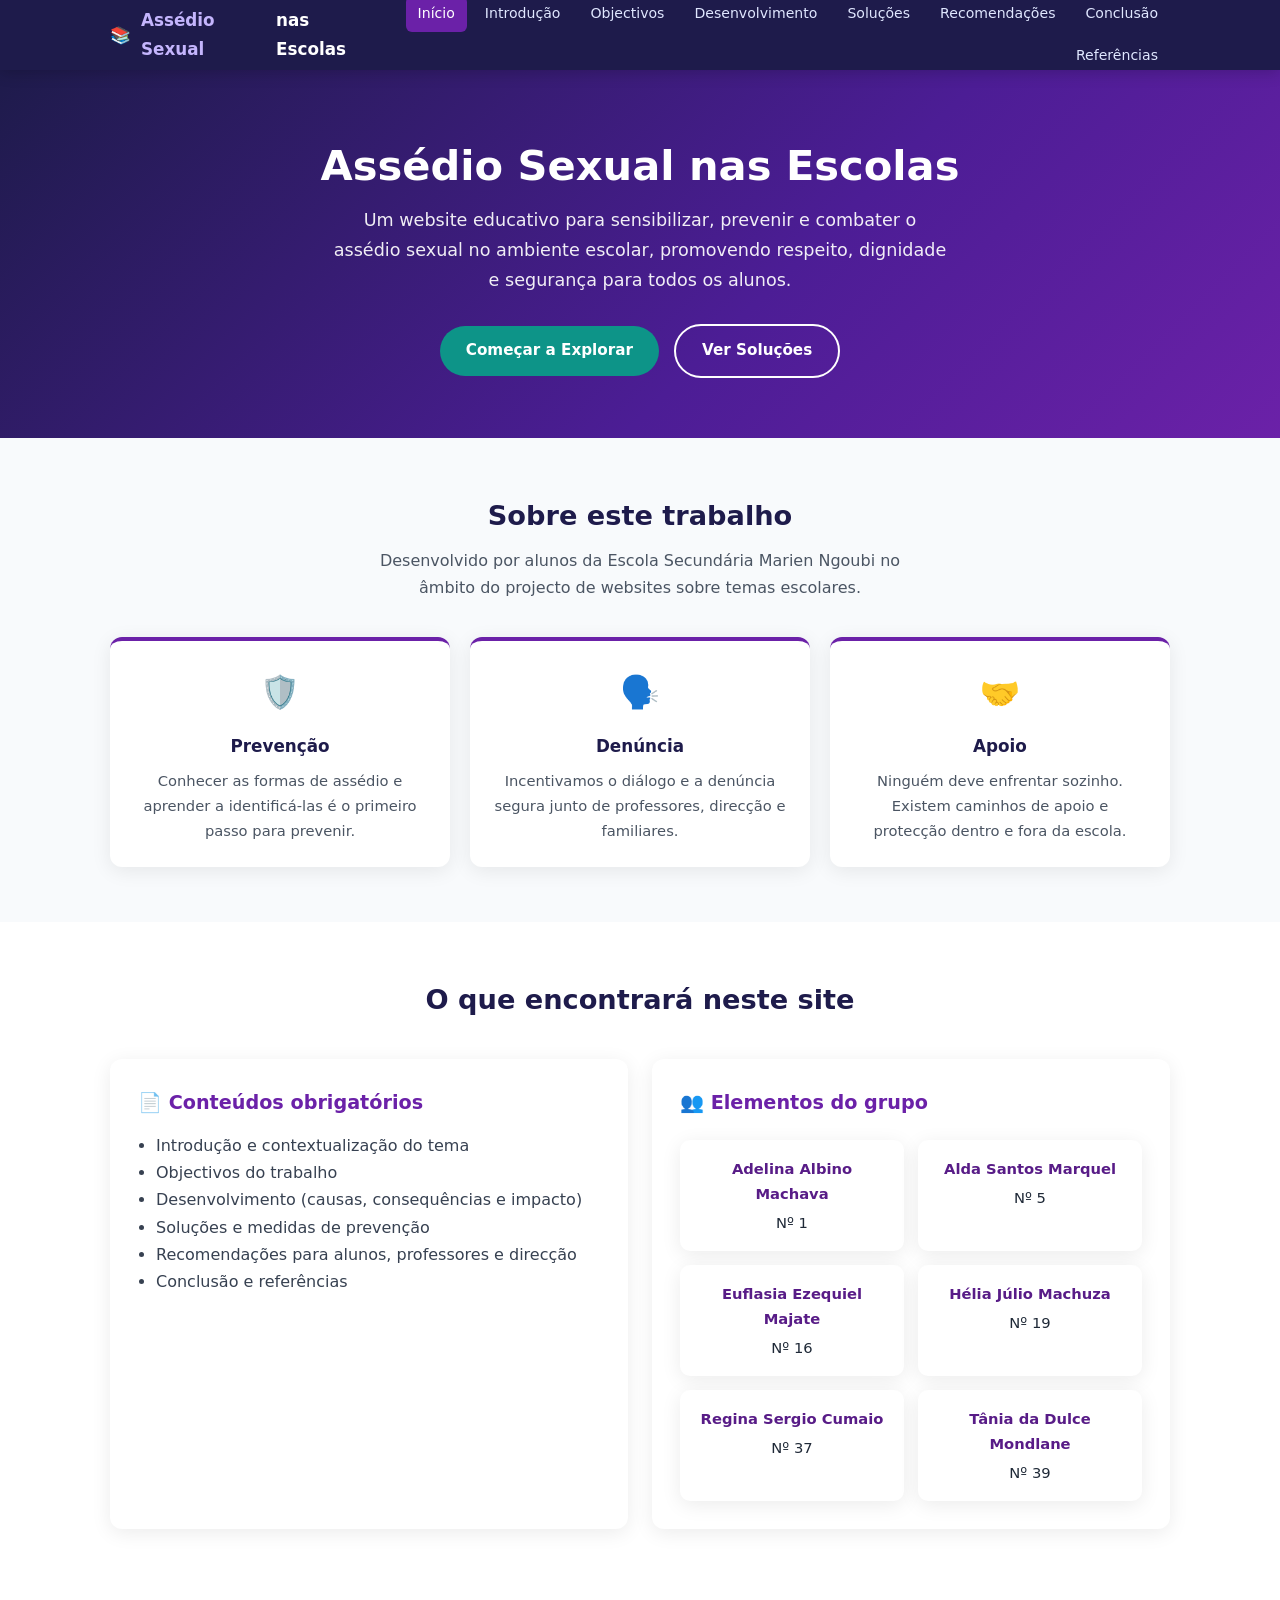
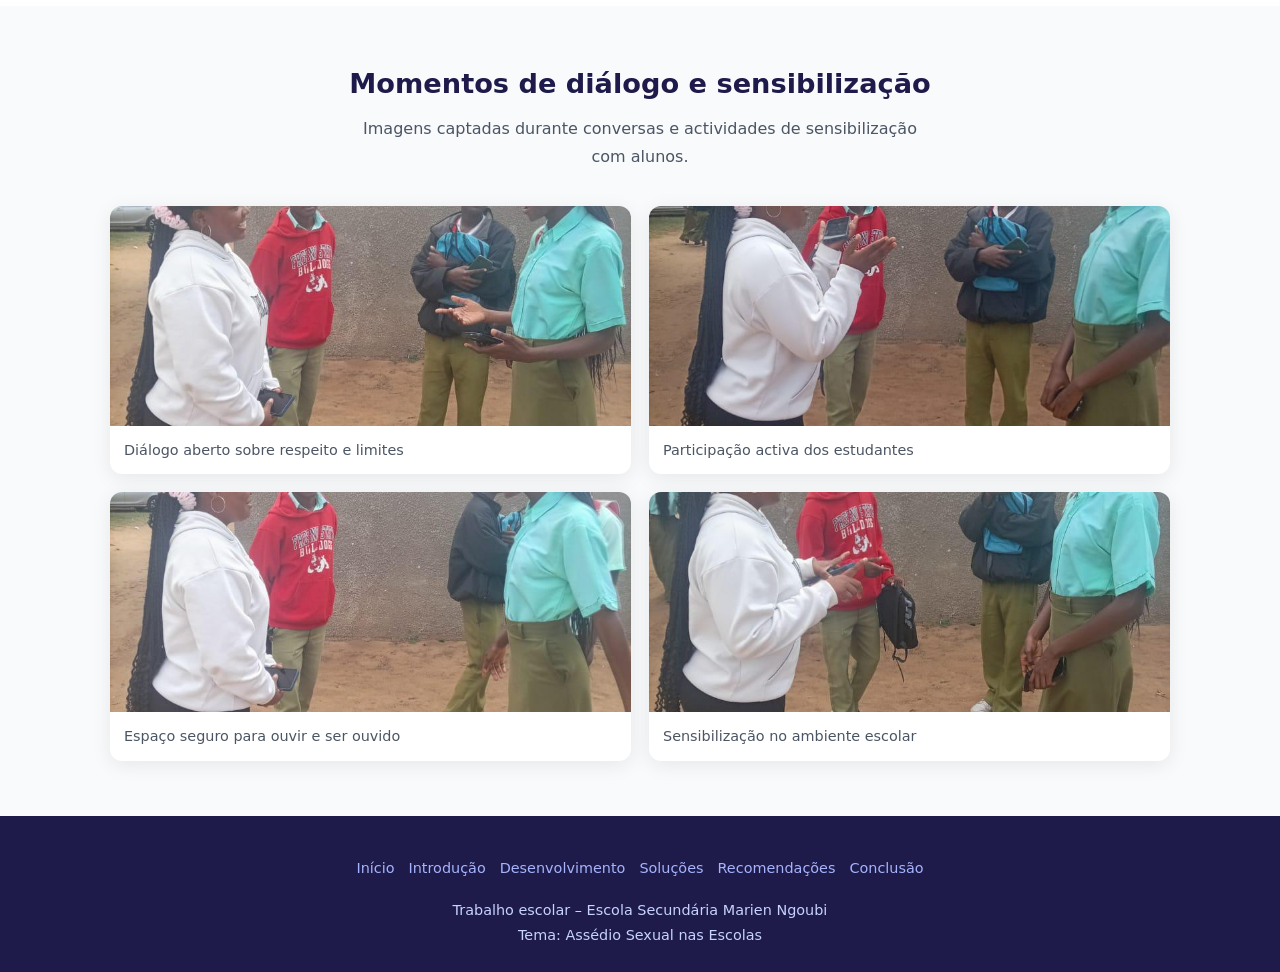
<file: index.html>
<!DOCTYPE html>
<html lang="pt">
<head>
  <meta charset="UTF-8">
  <meta name="viewport" content="width=device-width, initial-scale=1.0">
  <title>Assédio Sexual nas Escolas | Trabalho Escolar</title>
  <link rel="stylesheet" href="style.css">
</head>
<body>
  <header class="header">
    <div class="container navbar">
      <a href="index.html" class="logo">📚 <span>Assédio Sexual</span> nas Escolas</a>
      <button class="menu-toggle" id="menu-toggle" aria-label="Menu">☰</button>
      <nav class="nav-menu" id="nav-menu">
        <a href="index.html" class="active">Início</a>
        <a href="introducao.html">Introdução</a>
        <a href="objectivos.html">Objectivos</a>
        <a href="desenvolvimento.html">Desenvolvimento</a>
        <a href="solucoes.html">Soluções</a>
        <a href="recomendacoes.html">Recomendações</a>
        <a href="conclusao.html">Conclusão</a>
        <a href="referencias.html">Referências</a>
      </nav>
    </div>
  </header>

  <section class="hero">
    <div class="container">
      <h1>Assédio Sexual nas Escolas</h1>
      <p>Um website educativo para sensibilizar, prevenir e combater o assédio sexual no ambiente escolar, promovendo respeito, dignidade e segurança para todos os alunos.</p>
      <a href="introducao.html" class="btn">Começar a Explorar</a>
      <a href="solucoes.html" class="btn btn-outline">Ver Soluções</a>
    </div>
  </section>

  <section>
    <div class="container">
      <div class="section-title">
        <h2>Sobre este trabalho</h2>
        <p>Desenvolvido por alunos da Escola Secundária Marien Ngoubi no âmbito do projecto de websites sobre temas escolares.</p>
      </div>

      <div class="grid-3">
        <div class="feature-box">
          <div class="icon">🛡️</div>
          <h3>Prevenção</h3>
          <p>Conhecer as formas de assédio e aprender a identificá-las é o primeiro passo para prevenir.</p>
        </div>
        <div class="feature-box">
          <div class="icon">🗣️</div>
          <h3>Denúncia</h3>
          <p>Incentivamos o diálogo e a denúncia segura junto de professores, direcção e familiares.</p>
        </div>
        <div class="feature-box">
          <div class="icon">🤝</div>
          <h3>Apoio</h3>
          <p>Ninguém deve enfrentar sozinho. Existem caminhos de apoio e protecção dentro e fora da escola.</p>
        </div>
      </div>
    </div>
  </section>

  <section style="background: white;">
    <div class="container">
      <div class="section-title">
        <h2>O que encontrará neste site</h2>
      </div>
      <div class="grid-2">
        <div class="card">
          <h3>📄 Conteúdos obrigatórios</h3>
          <ul style="margin-left: 18px; list-style: disc; color: #374151;">
            <li>Introdução e contextualização do tema</li>
            <li>Objectivos do trabalho</li>
            <li>Desenvolvimento (causas, consequências e impacto)</li>
            <li>Soluções e medidas de prevenção</li>
            <li>Recomendações para alunos, professores e direcção</li>
            <li>Conclusão e referências</li>
          </ul>
        </div>
        <div class="card">
          <h3>👥 Elementos do grupo</h3>
          <div class="members">
            <div class="member"><strong>Adelina Albino Machava</strong> Nº 1</div>
            <div class="member"><strong>Alda Santos Marquel</strong> Nº 5</div>
            <div class="member"><strong>Euflasia Ezequiel Majate</strong> Nº 16</div>
            <div class="member"><strong>Hélia Júlio Machuza</strong> Nº 19</div>
            <div class="member"><strong>Regina Sergio Cumaio</strong> Nº 37</div>
            <div class="member"><strong>Tânia da Dulce Mondlane</strong> Nº 39</div>
          </div>
        </div>
      </div>
    </div>
  </section>

  <section>
    <div class="container">
      <div class="section-title">
        <h2>Momentos de diálogo e sensibilização</h2>
        <p>Imagens captadas durante conversas e actividades de sensibilização com alunos.</p>
      </div>
      <div class="gallery-grid">
        <div class="gallery-item">
          <img src="foto1.jpg" alt="Conversa de sensibilização entre alunos e orientadora">
          <p>Diálogo aberto sobre respeito e limites</p>
        </div>
        <div class="gallery-item">
          <img src="foto2.jpg" alt="Alunos a participar numa conversa educativa">
          <p>Participação activa dos estudantes</p>
        </div>
        <div class="gallery-item">
          <img src="foto3.jpg" alt="Momento de partilha e escuta">
          <p>Espaço seguro para ouvir e ser ouvido</p>
        </div>
        <div class="gallery-item">
          <img src="foto4.jpg" alt="Conversa educativa no pátio da escola">
          <p>Sensibilização no ambiente escolar</p>
        </div>
      </div>
    </div>
  </section>

  <footer class="footer">
    <div class="container">
      <div class="footer-links">
        <a href="index.html">Início</a>
        <a href="introducao.html">Introdução</a>
        <a href="desenvolvimento.html">Desenvolvimento</a>
        <a href="solucoes.html">Soluções</a>
        <a href="recomendacoes.html">Recomendações</a>
        <a href="conclusao.html">Conclusão</a>
      </div>
      <p>Trabalho escolar – Escola Secundária Marien Ngoubi<br>
      Tema: Assédio Sexual nas Escolas</p>
    </div>
  </footer>

  <script src="main.js"></script>
</body>
</html>
</file>
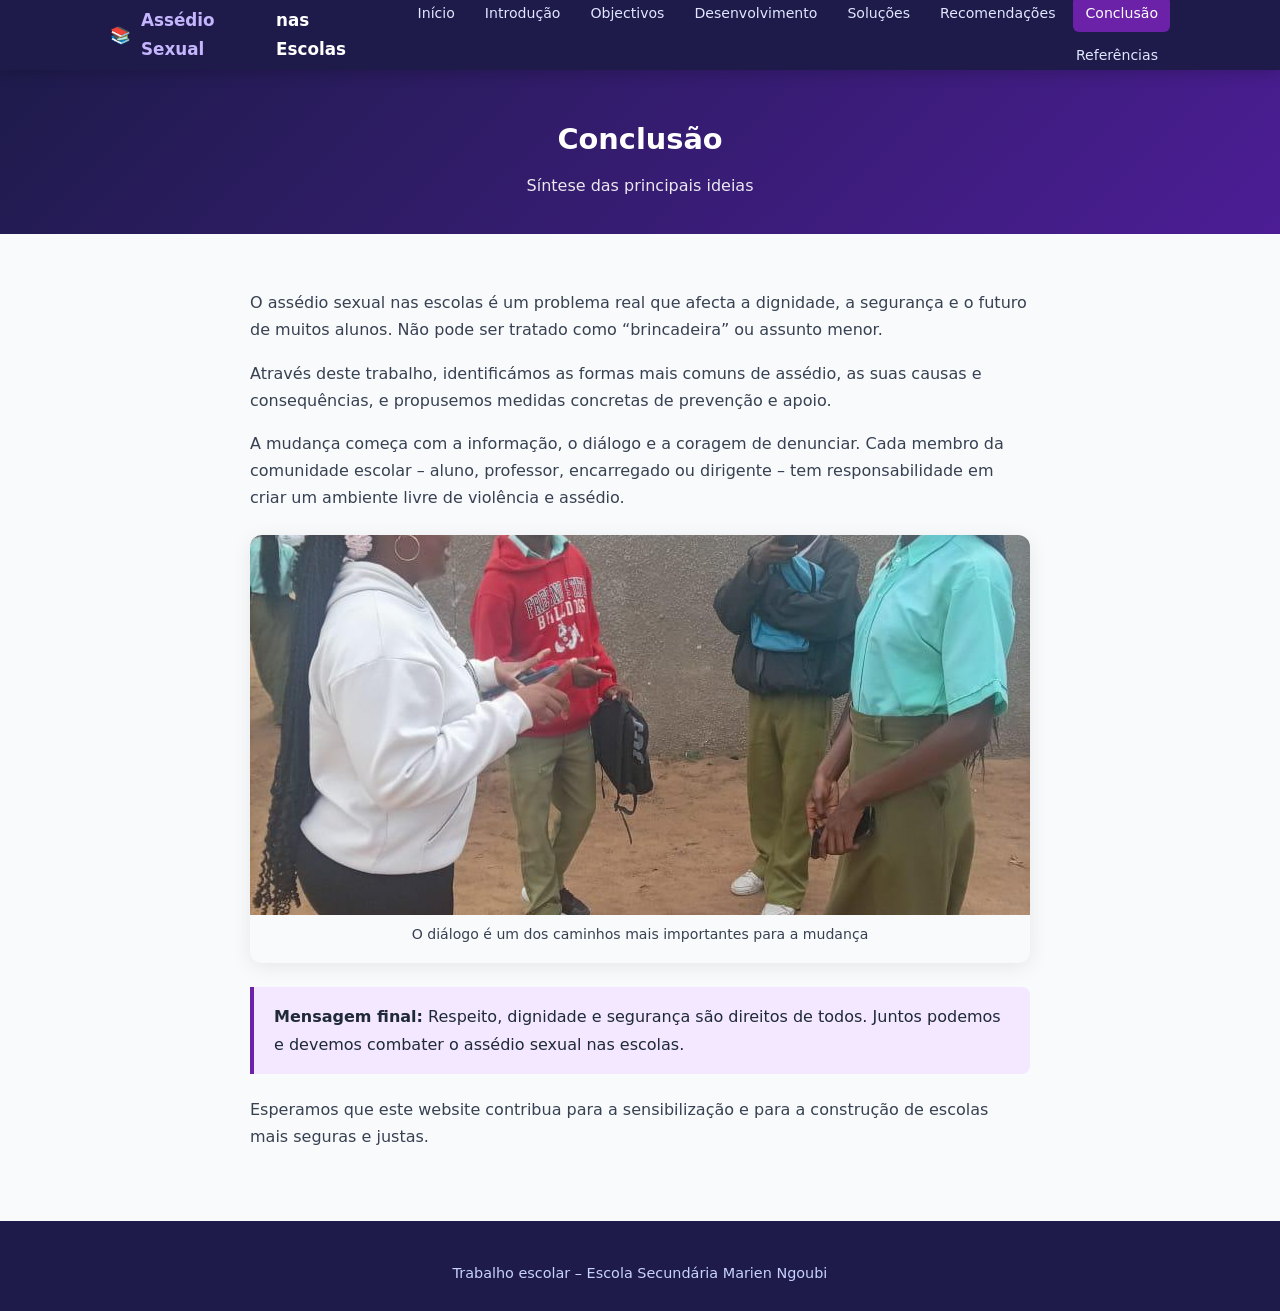
<file: conclusao.html>
<!DOCTYPE html>
<html lang="pt">
<head>
  <meta charset="UTF-8">
  <meta name="viewport" content="width=device-width, initial-scale=1.0">
  <title>Conclusão | Assédio Sexual nas Escolas</title>
  <link rel="stylesheet" href="style.css">
</head>
<body>
  <header class="header">
    <div class="container navbar">
      <a href="index.html" class="logo">📚 <span>Assédio Sexual</span> nas Escolas</a>
      <button class="menu-toggle" id="menu-toggle">☰</button>
      <nav class="nav-menu" id="nav-menu">
        <a href="index.html">Início</a>
        <a href="introducao.html">Introdução</a>
        <a href="objectivos.html">Objectivos</a>
        <a href="desenvolvimento.html">Desenvolvimento</a>
        <a href="solucoes.html">Soluções</a>
        <a href="recomendacoes.html">Recomendações</a>
        <a href="conclusao.html" class="active">Conclusão</a>
        <a href="referencias.html">Referências</a>
      </nav>
    </div>
  </header>
  <div class="page-header">
    <div class="container"><h1>Conclusão</h1><p>Síntese das principais ideias</p></div>
  </div>
  <section>
    <div class="container content">
      <p>O assédio sexual nas escolas é um problema real que afecta a dignidade, a segurança e o futuro de muitos alunos. Não pode ser tratado como “brincadeira” ou assunto menor.</p>
      <p>Através deste trabalho, identificámos as formas mais comuns de assédio, as suas causas e consequências, e propusemos medidas concretas de prevenção e apoio.</p>
      <p>A mudança começa com a informação, o diálogo e a coragem de denunciar. Cada membro da comunidade escolar – aluno, professor, encarregado ou dirigente – tem responsabilidade em criar um ambiente livre de violência e assédio.</p>
      <div class="img-block">
        <img src="foto4.jpg" alt="Conversa de sensibilização">
        <p class="img-caption">O diálogo é um dos caminhos mais importantes para a mudança</p>
      </div>
      <div class="highlight">
        <strong>Mensagem final:</strong> Respeito, dignidade e segurança são direitos de todos. Juntos podemos e devemos combater o assédio sexual nas escolas.
      </div>
      <p>Esperamos que este website contribua para a sensibilização e para a construção de escolas mais seguras e justas.</p>
    </div>
  </section>
  <footer class="footer"><div class="container"><p>Trabalho escolar – Escola Secundária Marien Ngoubi</p></div></footer>
  <script src="main.js"></script>
</body>
</html>
</file>
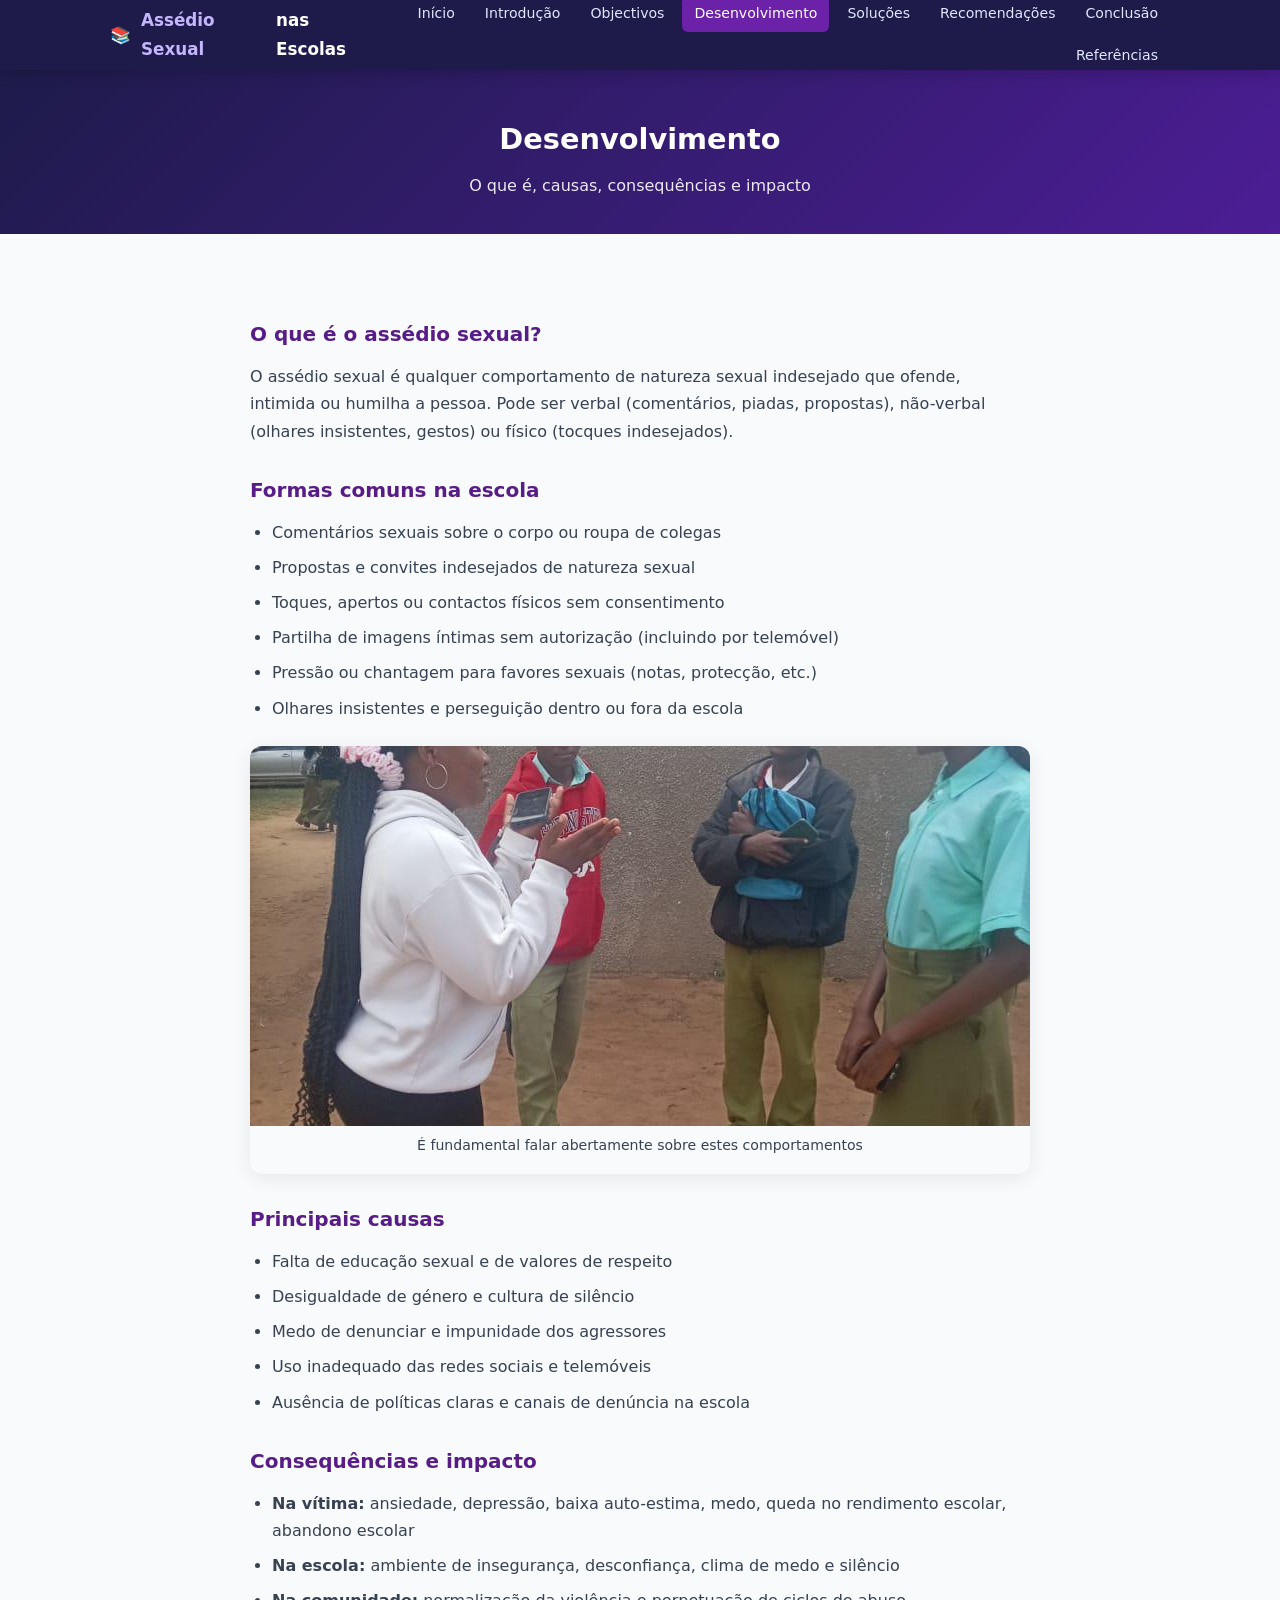
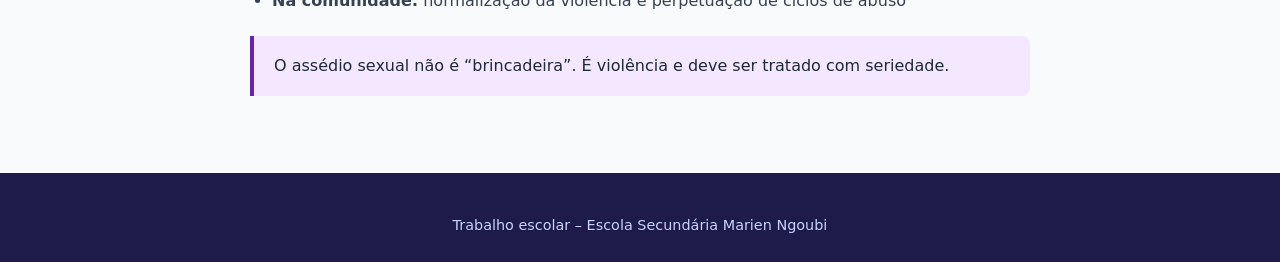
<file: desenvolvimento.html>
<!DOCTYPE html>
<html lang="pt">
<head>
  <meta charset="UTF-8">
  <meta name="viewport" content="width=device-width, initial-scale=1.0">
  <title>Desenvolvimento | Assédio Sexual nas Escolas</title>
  <link rel="stylesheet" href="style.css">
</head>
<body>
  <header class="header">
    <div class="container navbar">
      <a href="index.html" class="logo">📚 <span>Assédio Sexual</span> nas Escolas</a>
      <button class="menu-toggle" id="menu-toggle">☰</button>
      <nav class="nav-menu" id="nav-menu">
        <a href="index.html">Início</a>
        <a href="introducao.html">Introdução</a>
        <a href="objectivos.html">Objectivos</a>
        <a href="desenvolvimento.html" class="active">Desenvolvimento</a>
        <a href="solucoes.html">Soluções</a>
        <a href="recomendacoes.html">Recomendações</a>
        <a href="conclusao.html">Conclusão</a>
        <a href="referencias.html">Referências</a>
      </nav>
    </div>
  </header>
  <div class="page-header">
    <div class="container"><h1>Desenvolvimento</h1><p>O que é, causas, consequências e impacto</p></div>
  </div>
  <section>
    <div class="container content">
      <h3>O que é o assédio sexual?</h3>
      <p>O assédio sexual é qualquer comportamento de natureza sexual indesejado que ofende, intimida ou humilha a pessoa. Pode ser verbal (comentários, piadas, propostas), não-verbal (olhares insistentes, gestos) ou físico (tocques indesejados).</p>
      <h3>Formas comuns na escola</h3>
      <ul>
        <li>Comentários sexuais sobre o corpo ou roupa de colegas</li>
        <li>Propostas e convites indesejados de natureza sexual</li>
        <li>Toques, apertos ou contactos físicos sem consentimento</li>
        <li>Partilha de imagens íntimas sem autorização (incluindo por telemóvel)</li>
        <li>Pressão ou chantagem para favores sexuais (notas, protecção, etc.)</li>
        <li>Olhares insistentes e perseguição dentro ou fora da escola</li>
      </ul>
      <div class="img-block">
        <img src="foto2.jpg" alt="Conversa educativa">
        <p class="img-caption">É fundamental falar abertamente sobre estes comportamentos</p>
      </div>
      <h3>Principais causas</h3>
      <ul>
        <li>Falta de educação sexual e de valores de respeito</li>
        <li>Desigualdade de género e cultura de silêncio</li>
        <li>Medo de denunciar e impunidade dos agressores</li>
        <li>Uso inadequado das redes sociais e telemóveis</li>
        <li>Ausência de políticas claras e canais de denúncia na escola</li>
      </ul>
      <h3>Consequências e impacto</h3>
      <ul>
        <li><strong>Na vítima:</strong> ansiedade, depressão, baixa auto-estima, medo, queda no rendimento escolar, abandono escolar</li>
        <li><strong>Na escola:</strong> ambiente de insegurança, desconfiança, clima de medo e silêncio</li>
        <li><strong>Na comunidade:</strong> normalização da violência e perpetuação de ciclos de abuso</li>
      </ul>
      <div class="highlight">O assédio sexual não é “brincadeira”. É violência e deve ser tratado com seriedade.</div>
    </div>
  </section>
  <footer class="footer"><div class="container"><p>Trabalho escolar – Escola Secundária Marien Ngoubi</p></div></footer>
  <script src="main.js"></script>
</body>
</html>
</file>
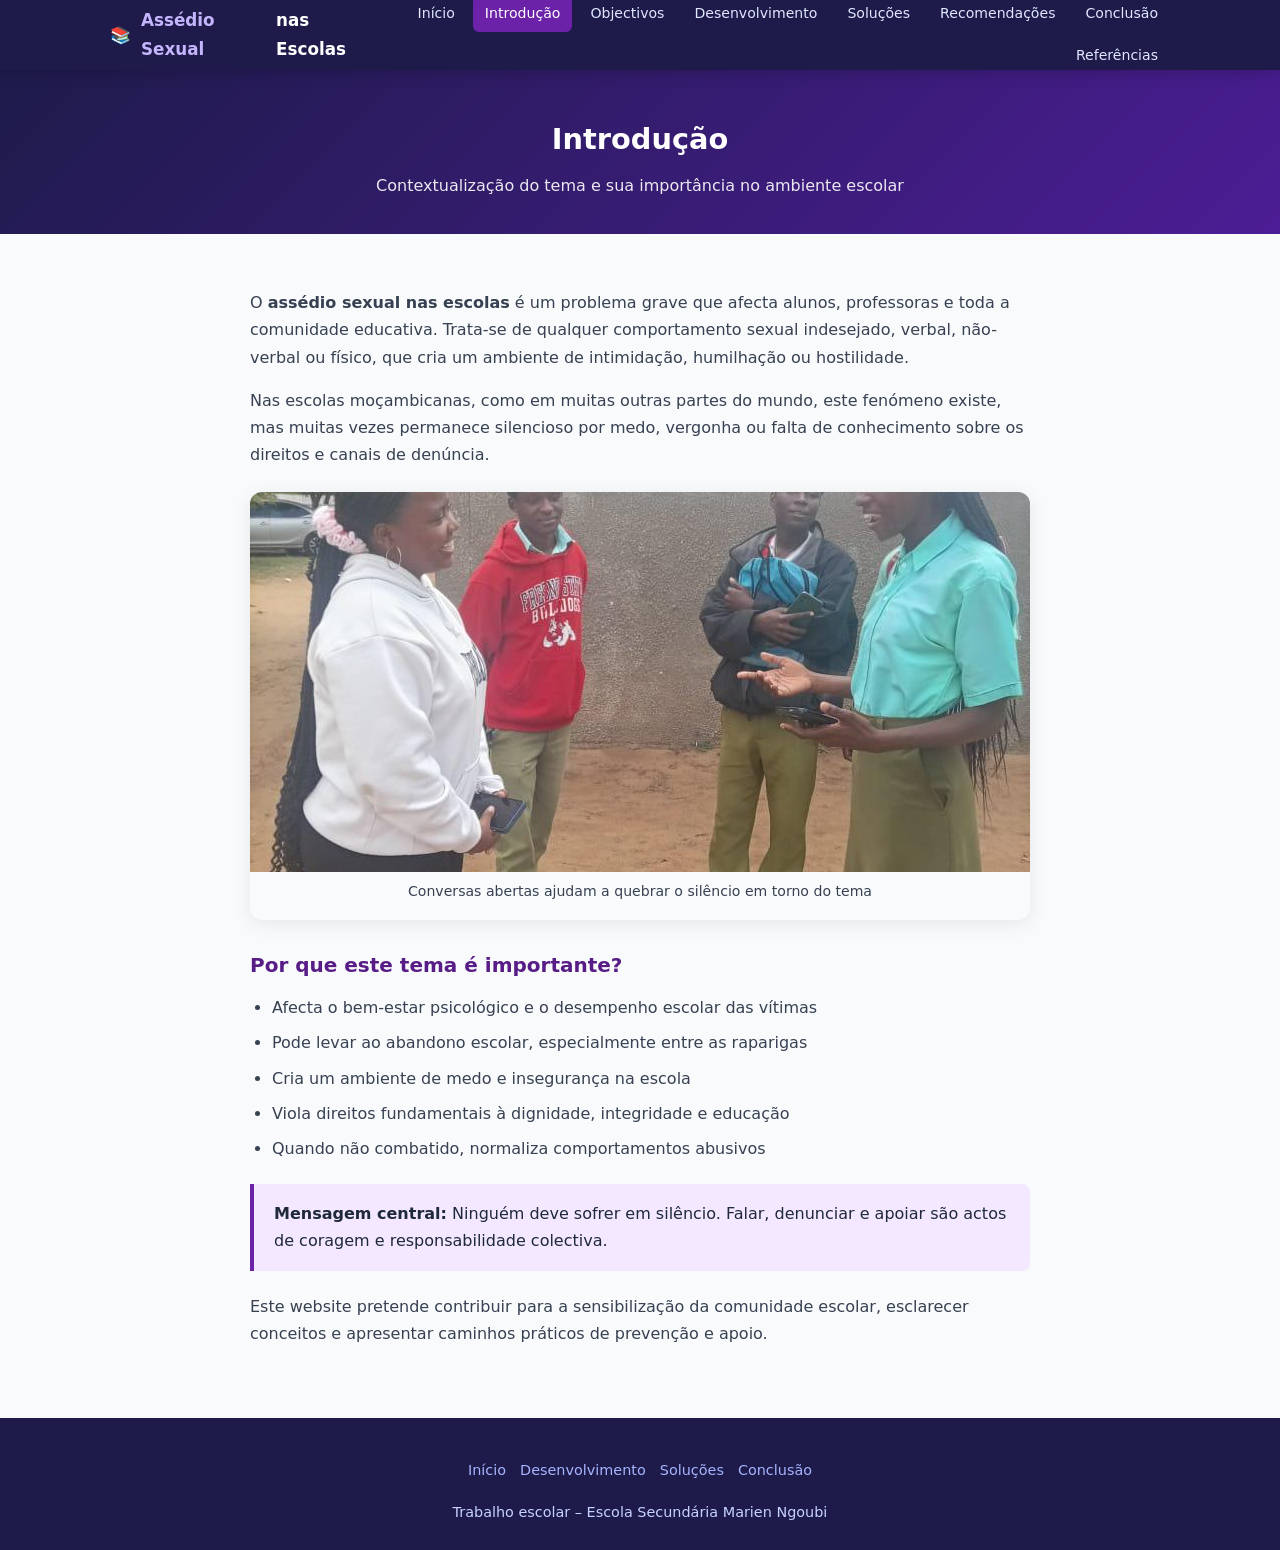
<file: introducao.html>
<!DOCTYPE html>
<html lang="pt">
<head>
  <meta charset="UTF-8">
  <meta name="viewport" content="width=device-width, initial-scale=1.0">
  <title>Introdução | Assédio Sexual nas Escolas</title>
  <link rel="stylesheet" href="style.css">
</head>
<body>
  <header class="header">
    <div class="container navbar">
      <a href="index.html" class="logo">📚 <span>Assédio Sexual</span> nas Escolas</a>
      <button class="menu-toggle" id="menu-toggle">☰</button>
      <nav class="nav-menu" id="nav-menu">
        <a href="index.html">Início</a>
        <a href="introducao.html" class="active">Introdução</a>
        <a href="objectivos.html">Objectivos</a>
        <a href="desenvolvimento.html">Desenvolvimento</a>
        <a href="solucoes.html">Soluções</a>
        <a href="recomendacoes.html">Recomendações</a>
        <a href="conclusao.html">Conclusão</a>
        <a href="referencias.html">Referências</a>
      </nav>
    </div>
  </header>

  <div class="page-header">
    <div class="container">
      <h1>Introdução</h1>
      <p>Contextualização do tema e sua importância no ambiente escolar</p>
    </div>
  </div>

  <section>
    <div class="container content">
      <p>O <strong>assédio sexual nas escolas</strong> é um problema grave que afecta alunos, professoras e toda a comunidade educativa. Trata-se de qualquer comportamento sexual indesejado, verbal, não-verbal ou físico, que cria um ambiente de intimidação, humilhação ou hostilidade.</p>

      <p>Nas escolas moçambicanas, como em muitas outras partes do mundo, este fenómeno existe, mas muitas vezes permanece silencioso por medo, vergonha ou falta de conhecimento sobre os direitos e canais de denúncia.</p>

      <div class="img-block">
        <img src="foto1.jpg" alt="Diálogo de sensibilização">
        <p class="img-caption">Conversas abertas ajudam a quebrar o silêncio em torno do tema</p>
      </div>

      <h3>Por que este tema é importante?</h3>
      <ul>
        <li>Afecta o bem-estar psicológico e o desempenho escolar das vítimas</li>
        <li>Pode levar ao abandono escolar, especialmente entre as raparigas</li>
        <li>Cria um ambiente de medo e insegurança na escola</li>
        <li>Viola direitos fundamentais à dignidade, integridade e educação</li>
        <li>Quando não combatido, normaliza comportamentos abusivos</li>
      </ul>

      <div class="highlight">
        <strong>Mensagem central:</strong> Ninguém deve sofrer em silêncio. Falar, denunciar e apoiar são actos de coragem e responsabilidade colectiva.
      </div>

      <p>Este website pretende contribuir para a sensibilização da comunidade escolar, esclarecer conceitos e apresentar caminhos práticos de prevenção e apoio.</p>
    </div>
  </section>

  <footer class="footer">
    <div class="container">
      <div class="footer-links">
        <a href="index.html">Início</a>
        <a href="desenvolvimento.html">Desenvolvimento</a>
        <a href="solucoes.html">Soluções</a>
        <a href="conclusao.html">Conclusão</a>
      </div>
      <p>Trabalho escolar – Escola Secundária Marien Ngoubi</p>
    </div>
  </footer>
  <script src="main.js"></script>
</body>
</html>
</file>
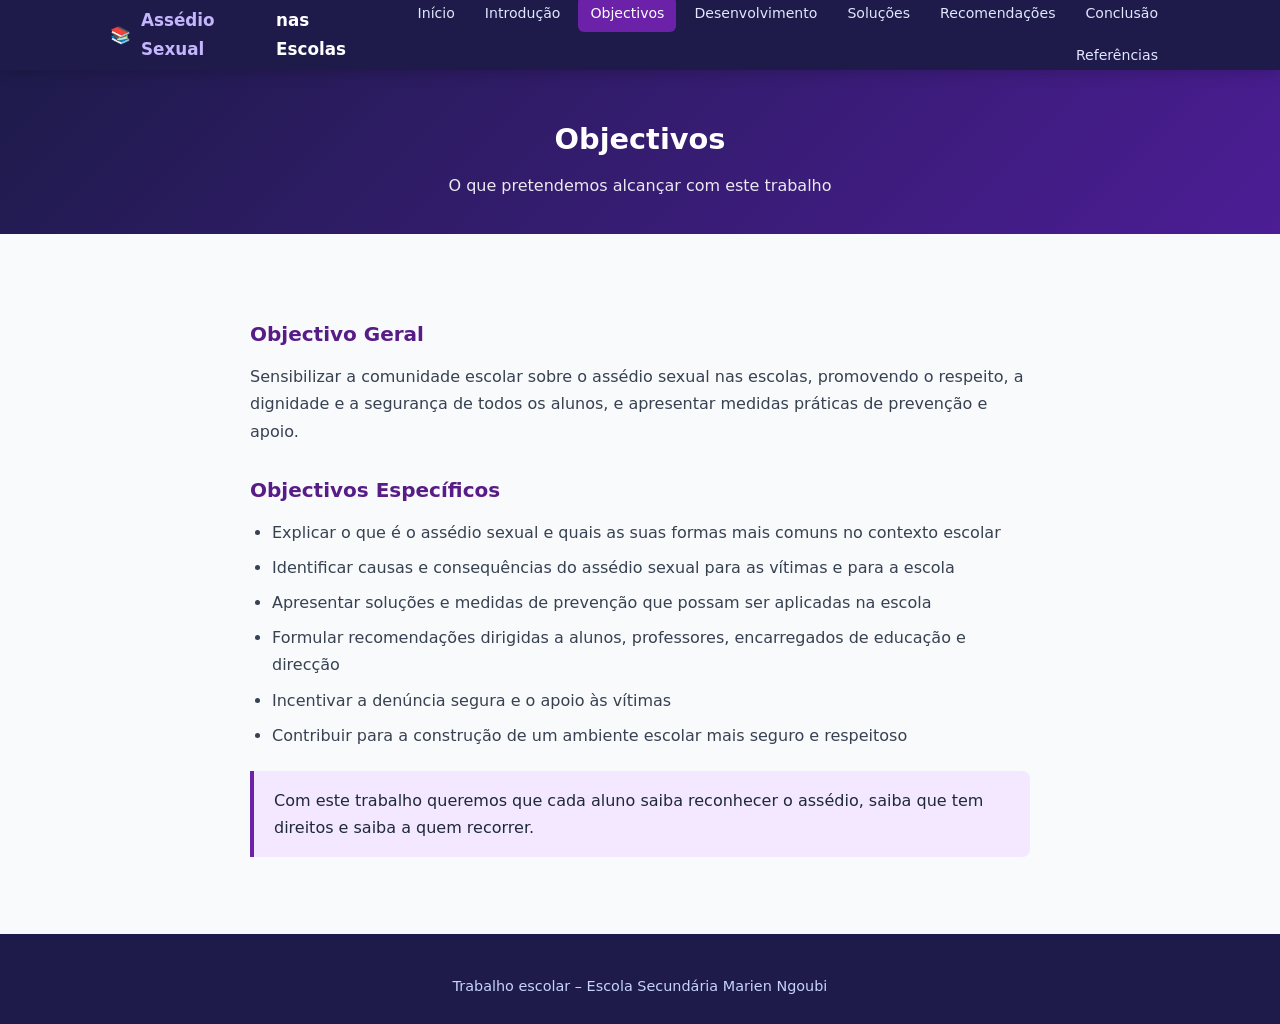
<file: objectivos.html>
<!DOCTYPE html>
<html lang="pt">
<head>
  <meta charset="UTF-8">
  <meta name="viewport" content="width=device-width, initial-scale=1.0">
  <title>Objectivos | Assédio Sexual nas Escolas</title>
  <link rel="stylesheet" href="style.css">
</head>
<body>
  <header class="header">
    <div class="container navbar">
      <a href="index.html" class="logo">📚 <span>Assédio Sexual</span> nas Escolas</a>
      <button class="menu-toggle" id="menu-toggle">☰</button>
      <nav class="nav-menu" id="nav-menu">
        <a href="index.html">Início</a>
        <a href="introducao.html">Introdução</a>
        <a href="objectivos.html" class="active">Objectivos</a>
        <a href="desenvolvimento.html">Desenvolvimento</a>
        <a href="solucoes.html">Soluções</a>
        <a href="recomendacoes.html">Recomendações</a>
        <a href="conclusao.html">Conclusão</a>
        <a href="referencias.html">Referências</a>
      </nav>
    </div>
  </header>
  <div class="page-header">
    <div class="container"><h1>Objectivos</h1><p>O que pretendemos alcançar com este trabalho</p></div>
  </div>
  <section>
    <div class="container content">
      <h3>Objectivo Geral</h3>
      <p>Sensibilizar a comunidade escolar sobre o assédio sexual nas escolas, promovendo o respeito, a dignidade e a segurança de todos os alunos, e apresentar medidas práticas de prevenção e apoio.</p>
      <h3>Objectivos Específicos</h3>
      <ul>
        <li>Explicar o que é o assédio sexual e quais as suas formas mais comuns no contexto escolar</li>
        <li>Identificar causas e consequências do assédio sexual para as vítimas e para a escola</li>
        <li>Apresentar soluções e medidas de prevenção que possam ser aplicadas na escola</li>
        <li>Formular recomendações dirigidas a alunos, professores, encarregados de educação e direcção</li>
        <li>Incentivar a denúncia segura e o apoio às vítimas</li>
        <li>Contribuir para a construção de um ambiente escolar mais seguro e respeitoso</li>
      </ul>
      <div class="highlight">Com este trabalho queremos que cada aluno saiba reconhecer o assédio, saiba que tem direitos e saiba a quem recorrer.</div>
    </div>
  </section>
  <footer class="footer"><div class="container"><p>Trabalho escolar – Escola Secundária Marien Ngoubi</p></div></footer>
  <script src="main.js"></script>
</body>
</html>
</file>
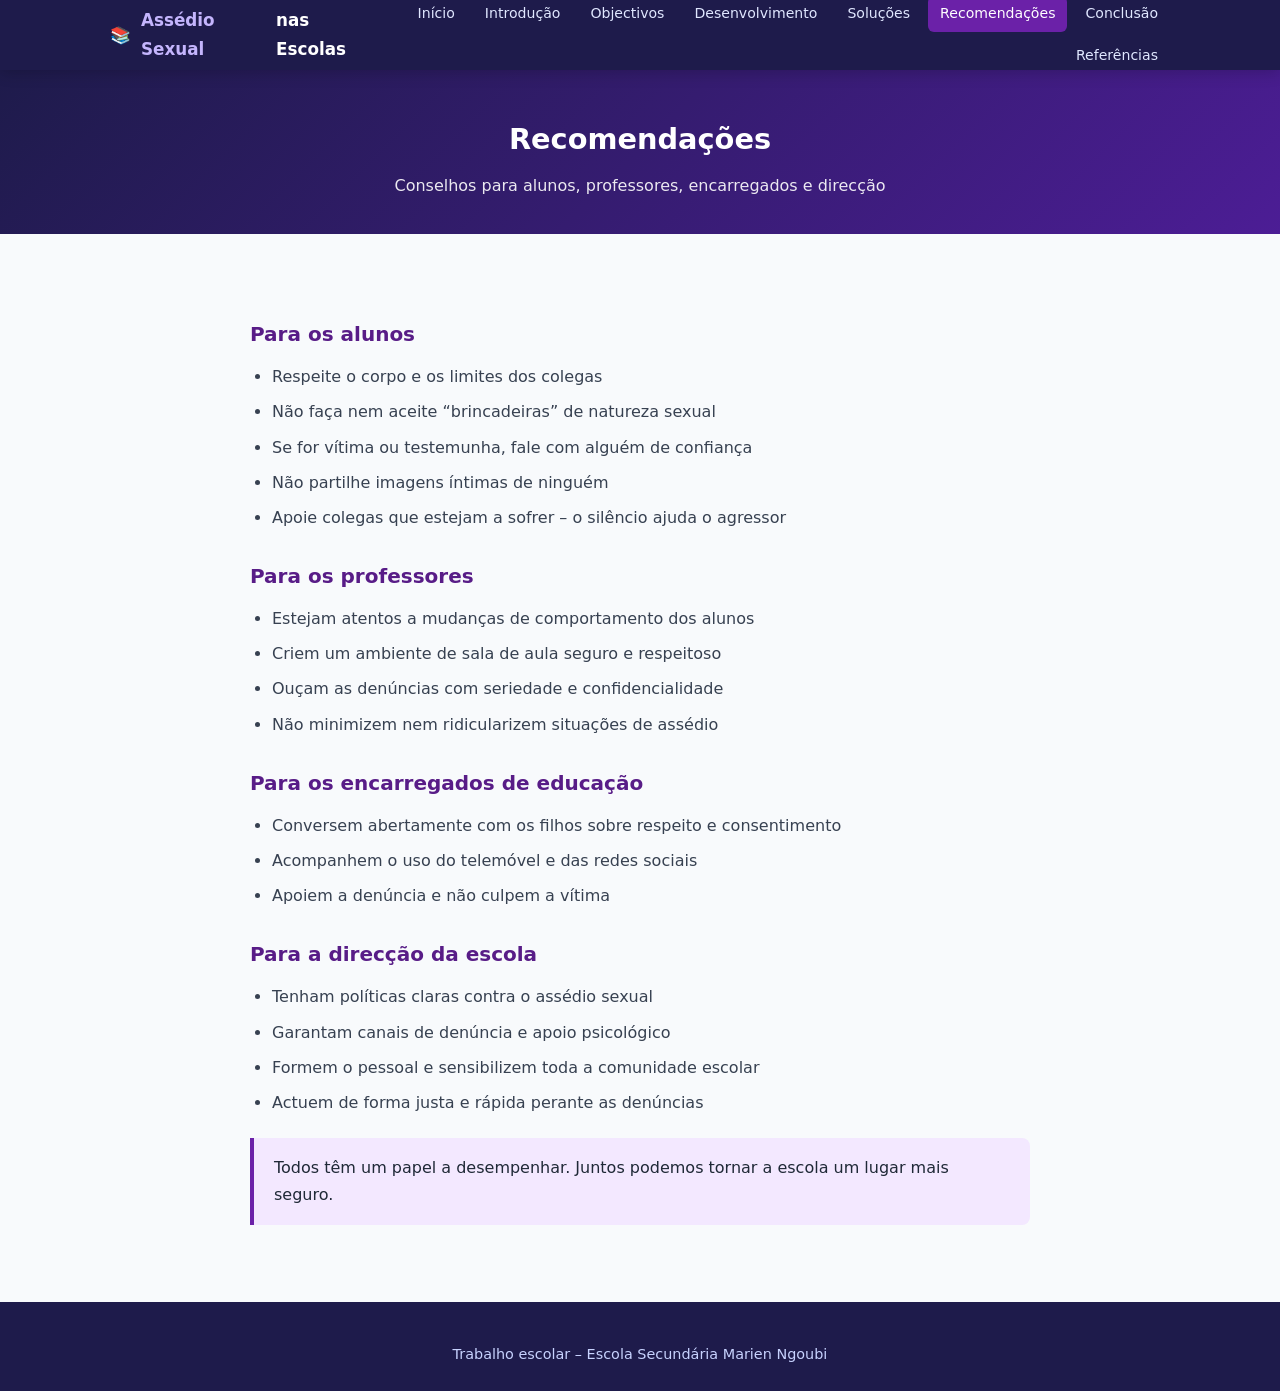
<file: recomendacoes.html>
<!DOCTYPE html>
<html lang="pt">
<head>
  <meta charset="UTF-8">
  <meta name="viewport" content="width=device-width, initial-scale=1.0">
  <title>Recomendações | Assédio Sexual nas Escolas</title>
  <link rel="stylesheet" href="style.css">
</head>
<body>
  <header class="header">
    <div class="container navbar">
      <a href="index.html" class="logo">📚 <span>Assédio Sexual</span> nas Escolas</a>
      <button class="menu-toggle" id="menu-toggle">☰</button>
      <nav class="nav-menu" id="nav-menu">
        <a href="index.html">Início</a>
        <a href="introducao.html">Introdução</a>
        <a href="objectivos.html">Objectivos</a>
        <a href="desenvolvimento.html">Desenvolvimento</a>
        <a href="solucoes.html">Soluções</a>
        <a href="recomendacoes.html" class="active">Recomendações</a>
        <a href="conclusao.html">Conclusão</a>
        <a href="referencias.html">Referências</a>
      </nav>
    </div>
  </header>
  <div class="page-header">
    <div class="container"><h1>Recomendações</h1><p>Conselhos para alunos, professores, encarregados e direcção</p></div>
  </div>
  <section>
    <div class="container content">
      <h3>Para os alunos</h3>
      <ul>
        <li>Respeite o corpo e os limites dos colegas</li>
        <li>Não faça nem aceite “brincadeiras” de natureza sexual</li>
        <li>Se for vítima ou testemunha, fale com alguém de confiança</li>
        <li>Não partilhe imagens íntimas de ninguém</li>
        <li>Apoie colegas que estejam a sofrer – o silêncio ajuda o agressor</li>
      </ul>
      <h3>Para os professores</h3>
      <ul>
        <li>Estejam atentos a mudanças de comportamento dos alunos</li>
        <li>Criem um ambiente de sala de aula seguro e respeitoso</li>
        <li>Ouçam as denúncias com seriedade e confidencialidade</li>
        <li>Não minimizem nem ridicularizem situações de assédio</li>
      </ul>
      <h3>Para os encarregados de educação</h3>
      <ul>
        <li>Conversem abertamente com os filhos sobre respeito e consentimento</li>
        <li>Acompanhem o uso do telemóvel e das redes sociais</li>
        <li>Apoiem a denúncia e não culpem a vítima</li>
      </ul>
      <h3>Para a direcção da escola</h3>
      <ul>
        <li>Tenham políticas claras contra o assédio sexual</li>
        <li>Garantam canais de denúncia e apoio psicológico</li>
        <li>Formem o pessoal e sensibilizem toda a comunidade escolar</li>
        <li>Actuem de forma justa e rápida perante as denúncias</li>
      </ul>
      <div class="highlight">Todos têm um papel a desempenhar. Juntos podemos tornar a escola um lugar mais seguro.</div>
    </div>
  </section>
  <footer class="footer"><div class="container"><p>Trabalho escolar – Escola Secundária Marien Ngoubi</p></div></footer>
  <script src="main.js"></script>
</body>
</html>
</file>
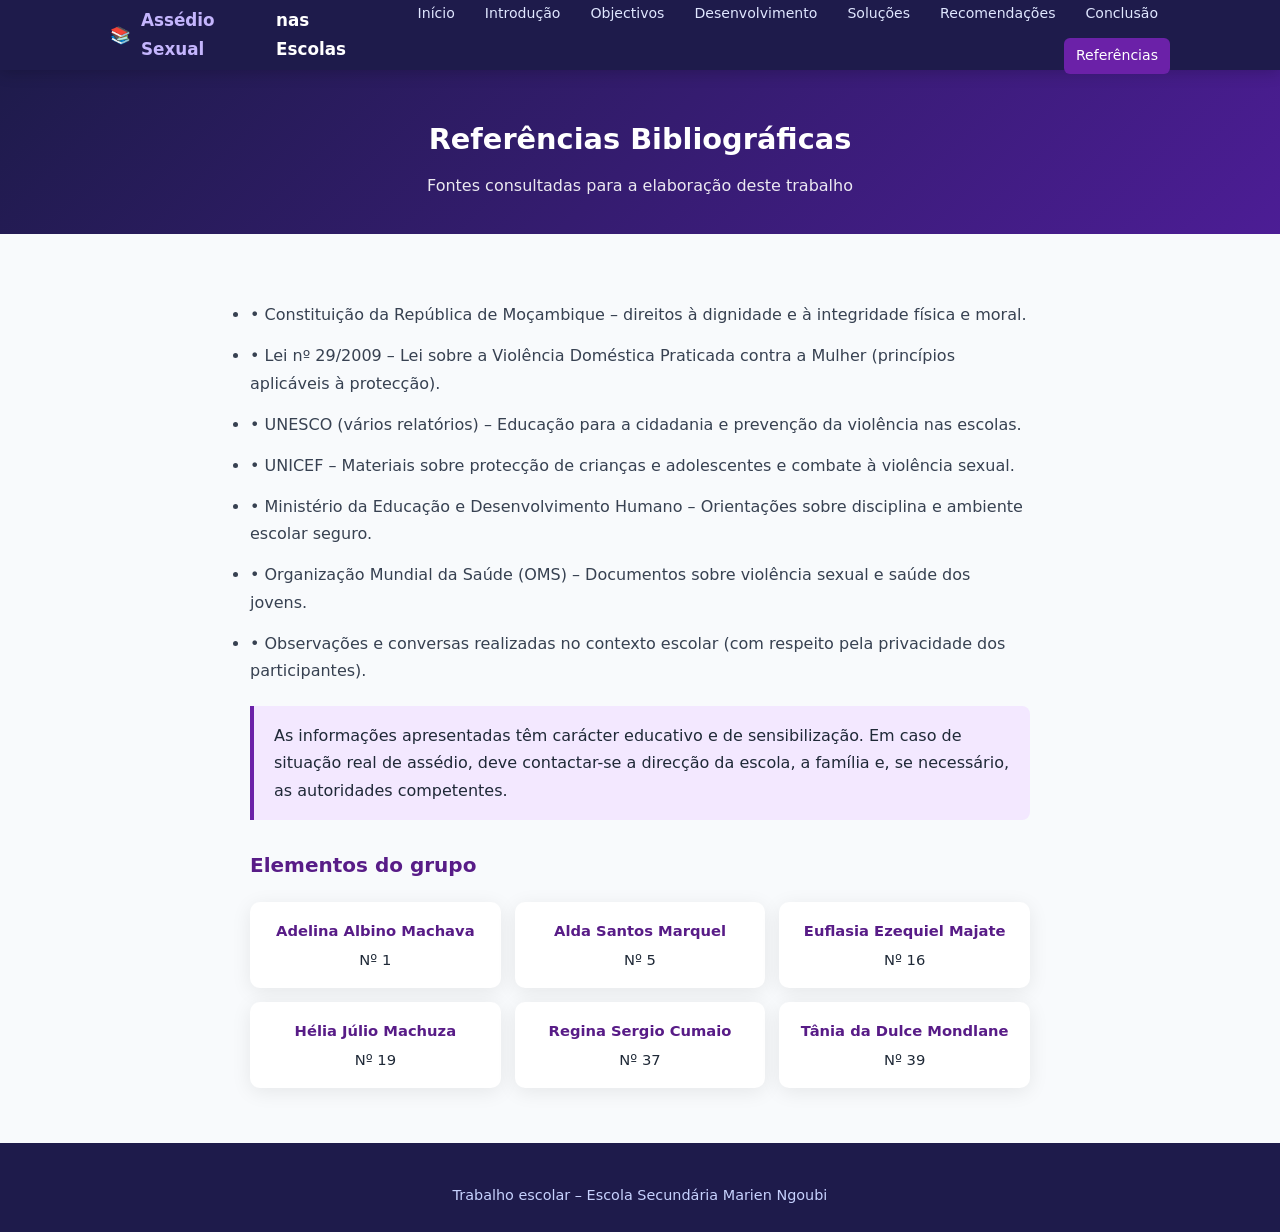
<file: referencias.html>
<!DOCTYPE html>
<html lang="pt">
<head>
  <meta charset="UTF-8">
  <meta name="viewport" content="width=device-width, initial-scale=1.0">
  <title>Referências | Assédio Sexual nas Escolas</title>
  <link rel="stylesheet" href="style.css">
</head>
<body>
  <header class="header">
    <div class="container navbar">
      <a href="index.html" class="logo">📚 <span>Assédio Sexual</span> nas Escolas</a>
      <button class="menu-toggle" id="menu-toggle">☰</button>
      <nav class="nav-menu" id="nav-menu">
        <a href="index.html">Início</a>
        <a href="introducao.html">Introdução</a>
        <a href="objectivos.html">Objectivos</a>
        <a href="desenvolvimento.html">Desenvolvimento</a>
        <a href="solucoes.html">Soluções</a>
        <a href="recomendacoes.html">Recomendações</a>
        <a href="conclusao.html">Conclusão</a>
        <a href="referencias.html" class="active">Referências</a>
      </nav>
    </div>
  </header>
  <div class="page-header">
    <div class="container"><h1>Referências Bibliográficas</h1><p>Fontes consultadas para a elaboração deste trabalho</p></div>
  </div>
  <section>
    <div class="container content">
      <ul style="list-style: none; margin-left: 0;">
        <li style="margin-bottom: 14px;">• Constituição da República de Moçambique – direitos à dignidade e à integridade física e moral.</li>
        <li style="margin-bottom: 14px;">• Lei nº 29/2009 – Lei sobre a Violência Doméstica Praticada contra a Mulher (princípios aplicáveis à protecção).</li>
        <li style="margin-bottom: 14px;">• UNESCO (vários relatórios) – Educação para a cidadania e prevenção da violência nas escolas.</li>
        <li style="margin-bottom: 14px;">• UNICEF – Materiais sobre protecção de crianças e adolescentes e combate à violência sexual.</li>
        <li style="margin-bottom: 14px;">• Ministério da Educação e Desenvolvimento Humano – Orientações sobre disciplina e ambiente escolar seguro.</li>
        <li style="margin-bottom: 14px;">• Organização Mundial da Saúde (OMS) – Documentos sobre violência sexual e saúde dos jovens.</li>
        <li style="margin-bottom: 14px;">• Observações e conversas realizadas no contexto escolar (com respeito pela privacidade dos participantes).</li>
      </ul>
      <div class="highlight">As informações apresentadas têm carácter educativo e de sensibilização. Em caso de situação real de assédio, deve contactar-se a direcção da escola, a família e, se necessário, as autoridades competentes.</div>
      <h3>Elementos do grupo</h3>
      <div class="members">
        <div class="member"><strong>Adelina Albino Machava</strong> Nº 1</div>
        <div class="member"><strong>Alda Santos Marquel</strong> Nº 5</div>
        <div class="member"><strong>Euflasia Ezequiel Majate</strong> Nº 16</div>
        <div class="member"><strong>Hélia Júlio Machuza</strong> Nº 19</div>
        <div class="member"><strong>Regina Sergio Cumaio</strong> Nº 37</div>
        <div class="member"><strong>Tânia da Dulce Mondlane</strong> Nº 39</div>
      </div>
    </div>
  </section>
  <footer class="footer"><div class="container"><p>Trabalho escolar – Escola Secundária Marien Ngoubi</p></div></footer>
  <script src="main.js"></script>
</body>
</html>
</file>
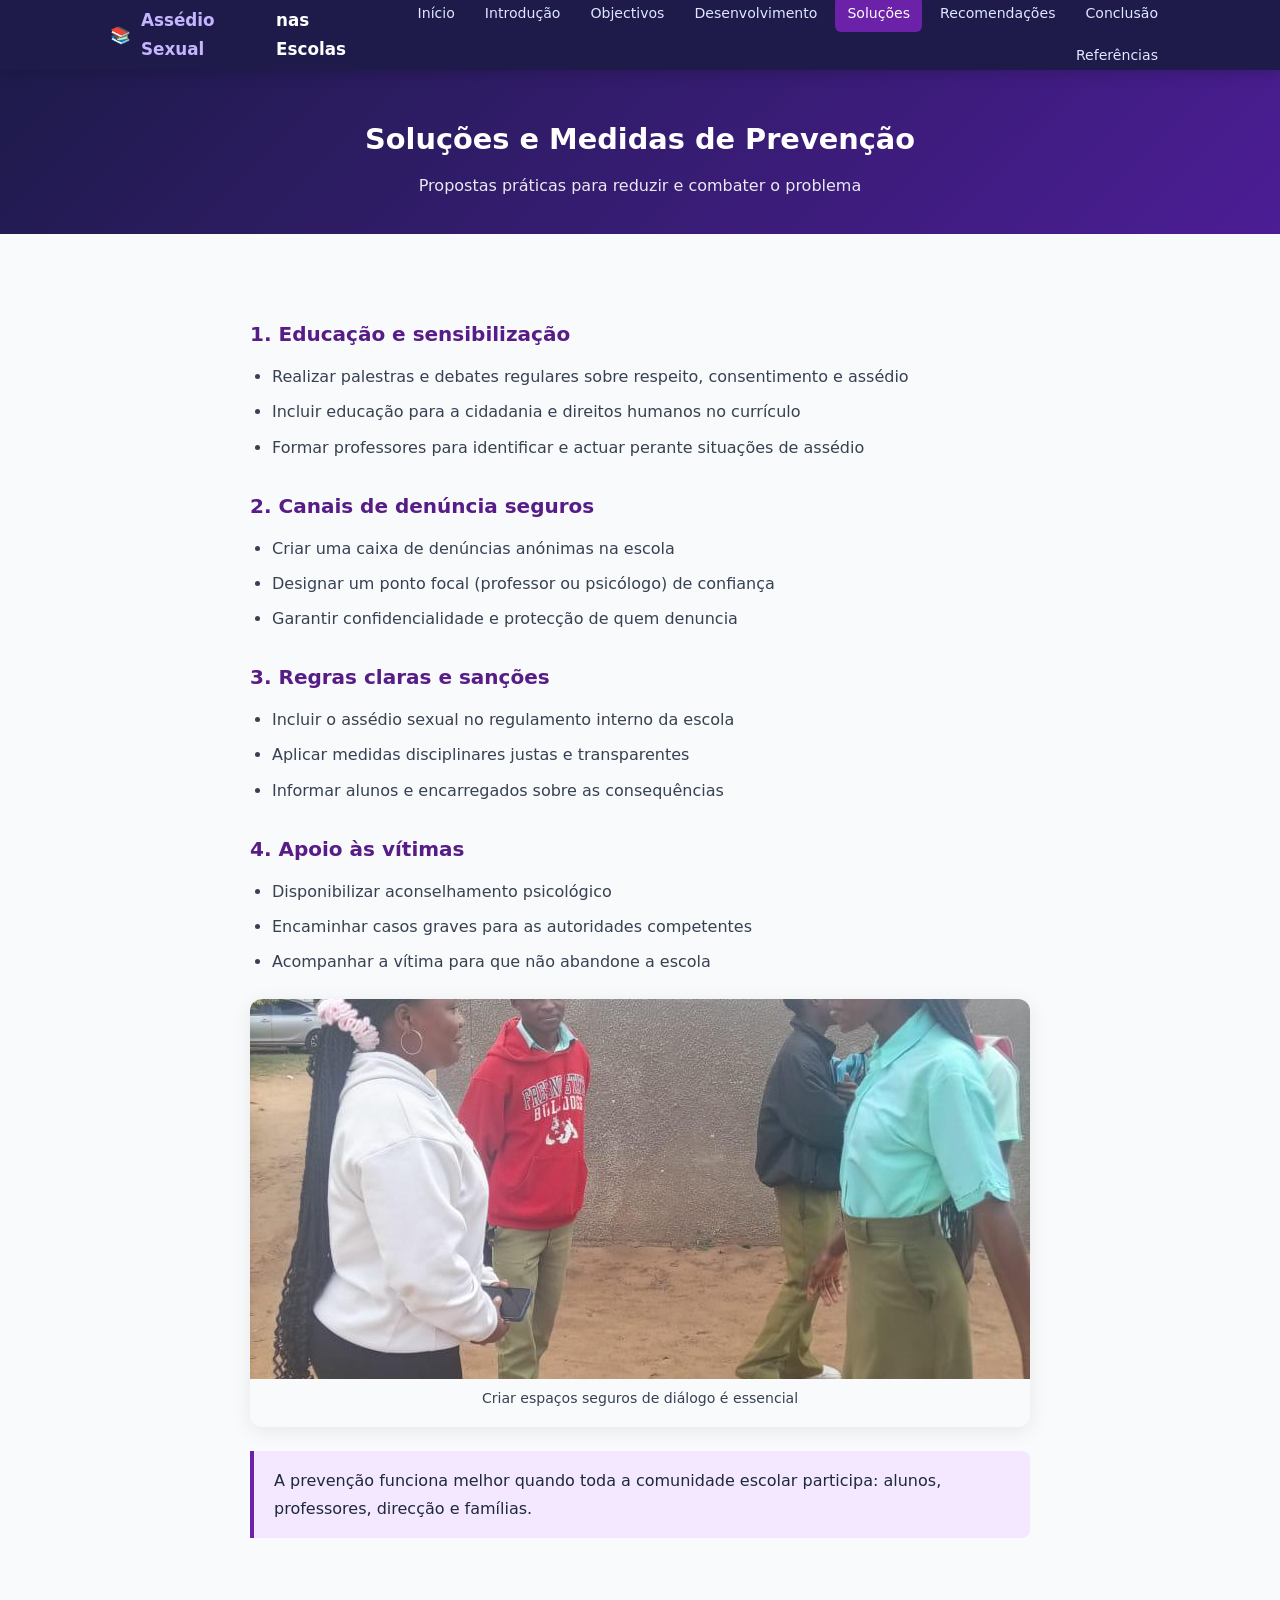
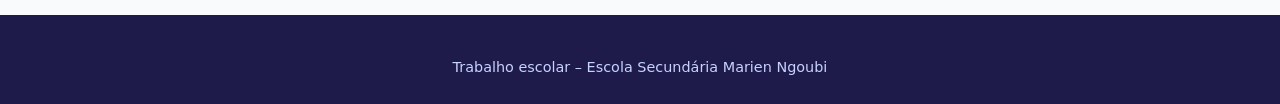
<file: solucoes.html>
<!DOCTYPE html>
<html lang="pt">
<head>
  <meta charset="UTF-8">
  <meta name="viewport" content="width=device-width, initial-scale=1.0">
  <title>Soluções | Assédio Sexual nas Escolas</title>
  <link rel="stylesheet" href="style.css">
</head>
<body>
  <header class="header">
    <div class="container navbar">
      <a href="index.html" class="logo">📚 <span>Assédio Sexual</span> nas Escolas</a>
      <button class="menu-toggle" id="menu-toggle">☰</button>
      <nav class="nav-menu" id="nav-menu">
        <a href="index.html">Início</a>
        <a href="introducao.html">Introdução</a>
        <a href="objectivos.html">Objectivos</a>
        <a href="desenvolvimento.html">Desenvolvimento</a>
        <a href="solucoes.html" class="active">Soluções</a>
        <a href="recomendacoes.html">Recomendações</a>
        <a href="conclusao.html">Conclusão</a>
        <a href="referencias.html">Referências</a>
      </nav>
    </div>
  </header>
  <div class="page-header">
    <div class="container"><h1>Soluções e Medidas de Prevenção</h1><p>Propostas práticas para reduzir e combater o problema</p></div>
  </div>
  <section>
    <div class="container content">
      <h3>1. Educação e sensibilização</h3>
      <ul>
        <li>Realizar palestras e debates regulares sobre respeito, consentimento e assédio</li>
        <li>Incluir educação para a cidadania e direitos humanos no currículo</li>
        <li>Formar professores para identificar e actuar perante situações de assédio</li>
      </ul>
      <h3>2. Canais de denúncia seguros</h3>
      <ul>
        <li>Criar uma caixa de denúncias anónimas na escola</li>
        <li>Designar um ponto focal (professor ou psicólogo) de confiança</li>
        <li>Garantir confidencialidade e protecção de quem denuncia</li>
      </ul>
      <h3>3. Regras claras e sanções</h3>
      <ul>
        <li>Incluir o assédio sexual no regulamento interno da escola</li>
        <li>Aplicar medidas disciplinares justas e transparentes</li>
        <li>Informar alunos e encarregados sobre as consequências</li>
      </ul>
      <h3>4. Apoio às vítimas</h3>
      <ul>
        <li>Disponibilizar aconselhamento psicológico</li>
        <li>Encaminhar casos graves para as autoridades competentes</li>
        <li>Acompanhar a vítima para que não abandone a escola</li>
      </ul>
      <div class="img-block">
        <img src="foto3.jpg" alt="Espaço de escuta">
        <p class="img-caption">Criar espaços seguros de diálogo é essencial</p>
      </div>
      <div class="highlight">A prevenção funciona melhor quando toda a comunidade escolar participa: alunos, professores, direcção e famílias.</div>
    </div>
  </section>
  <footer class="footer"><div class="container"><p>Trabalho escolar – Escola Secundária Marien Ngoubi</p></div></footer>
  <script src="main.js"></script>
</body>
</html>
</file>
<file: style.css>
/* Assédio Sexual nas Escolas - Estilo */
:root {
  --primary: #6b21a8;
  --primary-dark: #581c87;
  --primary-light: #f3e8ff;
  --accent: #0d9488;
  --dark: #1e1b4b;
  --gray: #4b5563;
  --light: #f8fafc;
  --white: #ffffff;
  --shadow: 0 4px 20px rgba(0,0,0,0.08);
  --radius: 12px;
}

* { margin: 0; padding: 0; box-sizing: border-box; }

body {
  font-family: 'Segoe UI', system-ui, -apple-system, sans-serif;
  color: #1f2937;
  line-height: 1.7;
  background: var(--light);
}

a { text-decoration: none; color: inherit; transition: 0.25s; }
img { max-width: 100%; display: block; }
ul { list-style: none; }

.container {
  width: 100%;
  max-width: 1100px;
  margin: 0 auto;
  padding: 0 20px;
}

/* Header */
.header {
  background: var(--dark);
  color: white;
  position: sticky;
  top: 0;
  z-index: 100;
  box-shadow: 0 2px 15px rgba(0,0,0,0.2);
}

.navbar {
  display: flex;
  align-items: center;
  justify-content: space-between;
  height: 70px;
  gap: 16px;
}

.logo {
  display: flex;
  align-items: center;
  gap: 10px;
  font-weight: 700;
  font-size: 1.05rem;
}

.logo span { color: #c4b5fd; }

.nav-menu {
  display: flex;
  gap: 6px;
  flex-wrap: wrap;
  justify-content: flex-end;
}

.nav-menu a {
  color: #e0e7ff;
  padding: 6px 12px;
  border-radius: 6px;
  font-size: 0.88rem;
  font-weight: 500;
}

.nav-menu a:hover,
.nav-menu a.active {
  background: var(--primary);
  color: white;
}

.menu-toggle {
  display: none;
  background: none;
  border: none;
  color: white;
  font-size: 1.5rem;
  cursor: pointer;
}

/* Hero */
.hero {
  background: linear-gradient(135deg, #1e1b4b 0%, #4c1d95 60%, #6b21a8 100%);
  color: white;
  padding: 70px 0 60px;
  text-align: center;
}

.hero h1 {
  font-size: clamp(1.8rem, 4vw, 2.6rem);
  margin-bottom: 14px;
  line-height: 1.25;
}

.hero p {
  font-size: 1.1rem;
  opacity: 0.92;
  max-width: 620px;
  margin: 0 auto 28px;
}

.btn {
  display: inline-block;
  background: var(--accent);
  color: white;
  padding: 12px 26px;
  border-radius: 50px;
  font-weight: 600;
  font-size: 0.95rem;
}

.btn:hover { background: #0f766e; transform: translateY(-2px); }

.btn-outline {
  background: transparent;
  border: 2px solid white;
  margin-left: 10px;
}

.btn-outline:hover { background: white; color: var(--dark); }

/* Sections */
section { padding: 55px 0; }

.section-title {
  text-align: center;
  margin-bottom: 36px;
}

.section-title h2 {
  font-size: 1.7rem;
  color: var(--dark);
  margin-bottom: 8px;
}

.section-title p {
  color: var(--gray);
  max-width: 560px;
  margin: 0 auto;
}

.card {
  background: white;
  border-radius: var(--radius);
  padding: 28px;
  box-shadow: var(--shadow);
  margin-bottom: 22px;
}

.card h3 {
  color: var(--primary);
  margin-bottom: 12px;
  font-size: 1.2rem;
}

.grid-2 {
  display: grid;
  grid-template-columns: 1fr 1fr;
  gap: 24px;
}

.grid-3 {
  display: grid;
  grid-template-columns: repeat(3, 1fr);
  gap: 20px;
}

.feature-box {
  background: white;
  border-radius: var(--radius);
  padding: 24px;
  box-shadow: var(--shadow);
  text-align: center;
  border-top: 4px solid var(--primary);
}

.feature-box .icon {
  font-size: 2rem;
  margin-bottom: 12px;
}

.feature-box h3 {
  color: var(--dark);
  margin-bottom: 8px;
  font-size: 1.05rem;
}

.feature-box p {
  color: var(--gray);
  font-size: 0.92rem;
}

/* Content page */
.page-header {
  background: linear-gradient(135deg, #1e1b4b, #4c1d95);
  color: white;
  padding: 45px 0 35px;
  text-align: center;
}

.page-header h1 {
  font-size: 1.8rem;
  margin-bottom: 8px;
}

.page-header p { opacity: 0.9; }

.content {
  max-width: 820px;
  margin: 0 auto;
}

.content p { margin-bottom: 16px; color: #374151; }

.content ul, .content ol {
  margin: 12px 0 20px 22px;
  color: #374151;
}

.content li { margin-bottom: 8px; list-style: disc; }
.content ol li { list-style: decimal; }

.content h3 {
  color: var(--primary-dark);
  margin: 28px 0 12px;
  font-size: 1.25rem;
}

.highlight {
  background: var(--primary-light);
  border-left: 4px solid var(--primary);
  padding: 16px 20px;
  border-radius: 0 8px 8px 0;
  margin: 22px 0;
}

.img-block {
  border-radius: var(--radius);
  overflow: hidden;
  box-shadow: var(--shadow);
  margin: 24px 0;
}

.img-block img {
  width: 100%;
  max-height: 380px;
  object-fit: cover;
}

.img-caption {
  text-align: center;
  font-size: 0.88rem;
  color: var(--gray);
  margin-top: 8px;
}

/* Gallery */
.gallery-grid {
  display: grid;
  grid-template-columns: repeat(2, 1fr);
  gap: 18px;
}

.gallery-item {
  border-radius: var(--radius);
  overflow: hidden;
  box-shadow: var(--shadow);
  background: white;
}

.gallery-item img {
  width: 100%;
  height: 220px;
  object-fit: cover;
}

.gallery-item p {
  padding: 12px 14px;
  font-size: 0.9rem;
  color: var(--gray);
}

/* Members */
.members {
  display: grid;
  grid-template-columns: repeat(auto-fit, minmax(200px, 1fr));
  gap: 14px;
  margin-top: 20px;
}

.member {
  background: white;
  padding: 16px;
  border-radius: 10px;
  box-shadow: var(--shadow);
  text-align: center;
  font-size: 0.92rem;
}

.member strong { color: var(--primary-dark); display: block; margin-bottom: 4px; }

/* Footer */
.footer {
  background: var(--dark);
  color: #c7d2fe;
  padding: 40px 0 25px;
  text-align: center;
  font-size: 0.9rem;
}

.footer a { color: #a5b4fc; }
.footer a:hover { color: white; }

.footer-links {
  display: flex;
  flex-wrap: wrap;
  justify-content: center;
  gap: 14px;
  margin-bottom: 18px;
}

/* Responsive */
@media (max-width: 800px) {
  .nav-menu {
    display: none;
    position: absolute;
    top: 70px;
    left: 0;
    right: 0;
    background: var(--dark);
    flex-direction: column;
    padding: 16px;
    gap: 4px;
  }
  .nav-menu.open { display: flex; }
  .menu-toggle { display: block; }
  .grid-2, .grid-3, .gallery-grid { grid-template-columns: 1fr; }
  .btn-outline { margin-left: 0; margin-top: 10px; display: inline-block; }
}
</file>
